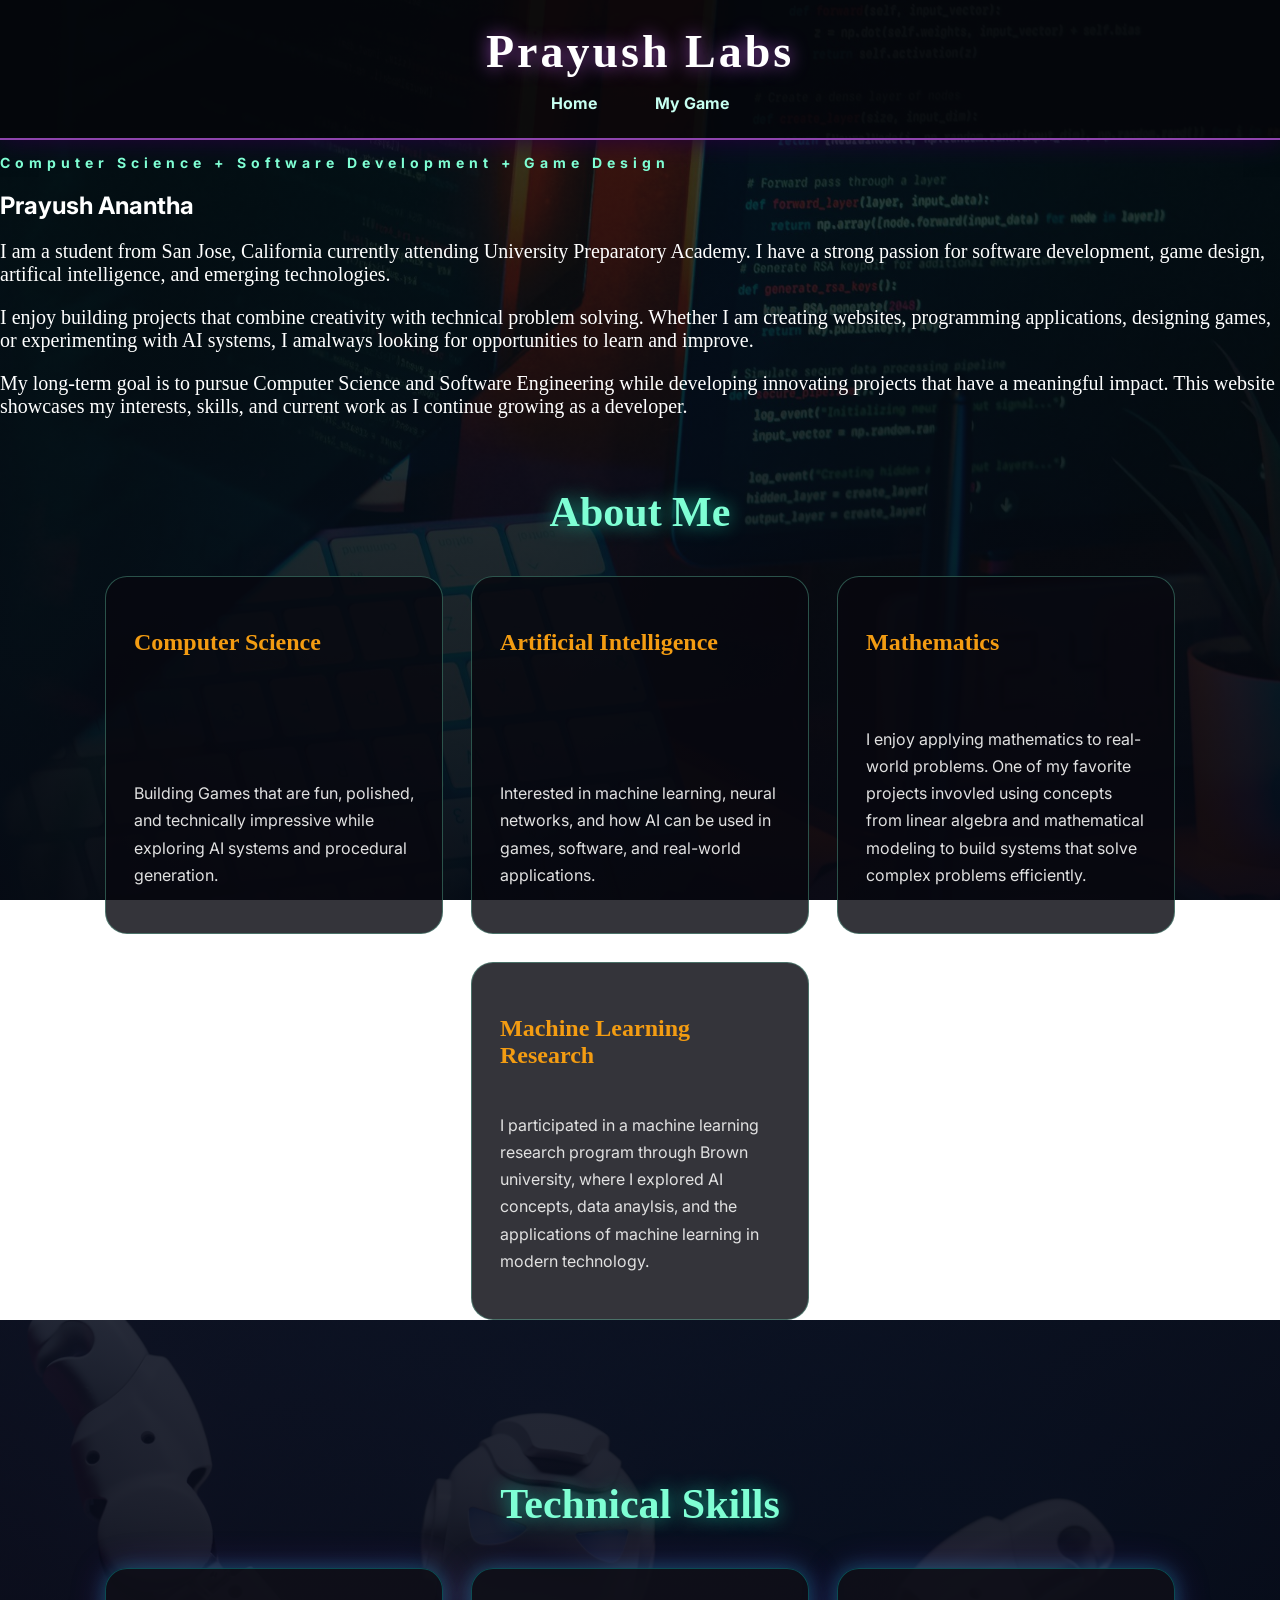
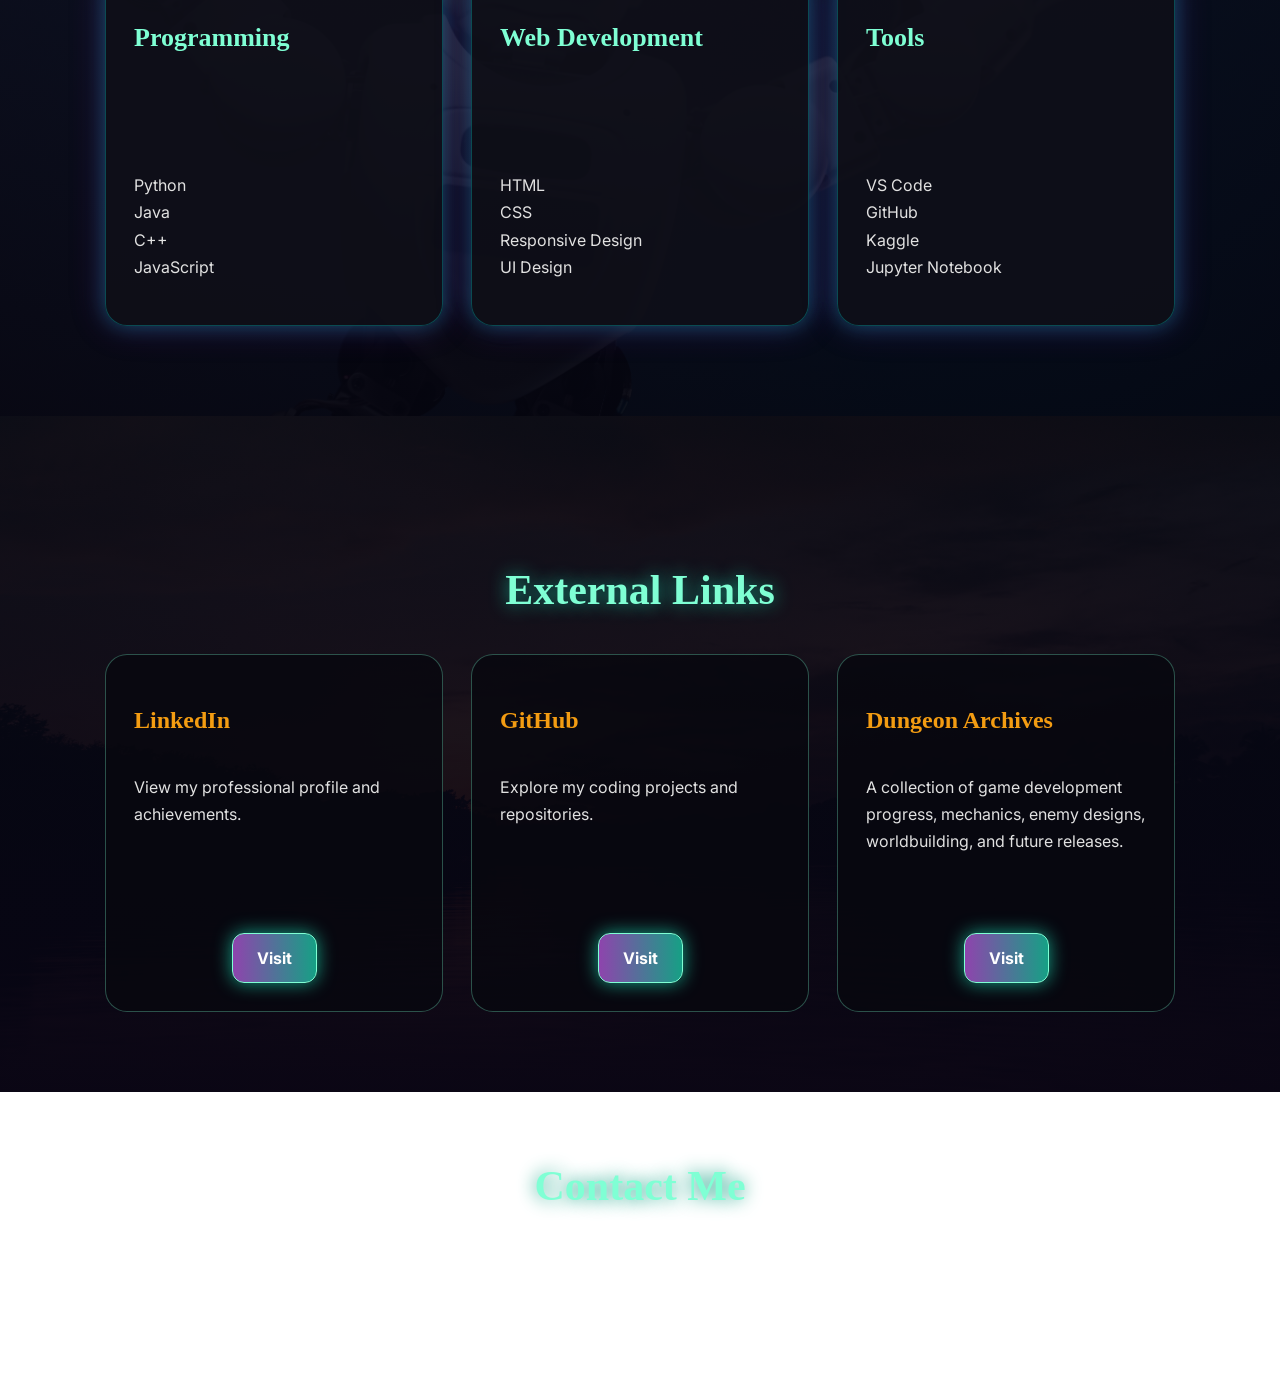
<file: index.html>
<!DOCTYPE html>
<html lang="en">

<head>
   <title>Prayush Labs</title>
   <link rel="stylesheet" href="style.css">
</head>

<body class="personal-page">
   <header class="personal-header">
      <h1>Prayush Labs</h1>

      <nav>
         <a href="index.html">Home</a>
         <a href="game.html">My Game</a>
      </nav>
   </header>

<main>
   <section class="personal-hero">
      <div class="personal-content">
         <p class="mini-title">Computer Science + Software Development + Game Design</p>
         <h2>Prayush Anantha</h2>
         <p class="personal-text">
            I am a student from San Jose, California currently attending University
            Preparatory Academy. I have a strong passion for software development,
            game design, artifical intelligence, and emerging technologies. 
         </p>

         <p class="personal-text">
            I enjoy building projects that combine creativity with technical 
            problem solving. Whether I am creating websites, programming applications,
            designing games, or experimenting with AI systems, I amalways looking
            for opportunities to learn and improve.
         </p>
         <p class="personal-text">
            My long-term goal is to pursue Computer Science and Software Engineering
            while developing innovating projects that have a meaningful impact. This website showcases my interests,
            skills, and current work as I continue growing as a developer. 
         </p>

            
      </div>
   </section>

   <section id="about" class="about-section">
      <h2 class="section-title">About Me</h2>

      <div class="feature-boxes">
         <div class="box">
            <h3>Computer Science</h3>
            <p>
               Building Games that are fun, polished, and technically impressive
               while exploring AI systems and procedural generation. 
            </p>
         </div>
                   
      <div class="box">
         <h3>Artificial Intelligence</h3>
         <p>
            Interested in machine learning, neural networks, and how AI can be 
            used in games, software, and real-world applications.
         </p>
      </div>

      <div class="box">
         <h3>Mathematics</h3>
         <p>
            I enjoy applying mathematics to real-world problems. One of my favorite
            projects invovled using concepts from linear algebra and mathematical
            modeling to build systems that solve complex problems efficiently. 
         </p>
      </div>

      <div class="box">
         <h3>Machine Learning Research</h3>
         <p>
            I participated in a machine learning research program through Brown
            university, where I explored AI concepts, data anaylsis, and the applications
            of machine learning in modern technology.
         </p>
      </div>
      </div>
   </section>

<section class="skills-section">
   <h2 class="section-title">Technical Skills</h2>
   <div class="feature-boxes">

      <div class="box">
         <h3>Programming</h3>
         <p>
            Python<br>
            Java<br>
            C++<br>
            JavaScript
         </p>
      </div>
      <div class="box">
         <h3>Web Development</h3>
         <p>
            HTML<br>
            CSS<br>
            Responsive Design<br>
            UI Design
         </p>
      </div>

      <div class="box">
         <h3>Tools</h3>
         <p>
            VS Code<br>
            GitHub<br>
            Kaggle<br>
            Jupyter Notebook
         </p>
      </div>
      
   </div>
</section>
<section class="external-section">
   <h2 class="section-title">External Links</h2>
   <div class="feature-boxes">

      <div class="box">
         <h3>LinkedIn</h3>
         <p>View my professional profile and achievements.</p>
         <a class="hero-button" href="#">Visit</a>
      </div>
      
      <div class="box">
         <h3>GitHub</h3>
         <p>Explore my coding projects and repositories.</p>
         <a class="hero-button" href="#">Visit</a>
      </div>

      <div class="box">
         <h3>Dungeon Archives</h3>
         <p>A collection of game development progress, mechanics, enemy designs,
         worldbuilding, and future releases. 
         </p>
         <a class="hero-button" href="#">Visit</a>
      </div>
   </div>
</section>

<section class="contact-section">
   <h2 class="section-title">Contact Me</h2>
   <div class="about-large-box">
      <p><strong>Email:</strong> prayush05@gmail.com</p>
      <p><strong>Location:</strong>San Jose, California</p>
      <p><strong>School:</strong> University Preparatory Academy</p>
      <p>
         Feel free to reach out regarding programming, game development,
         software projects, and future opportunities. 
      </p>
   </div>
</section>
</main>
</file>
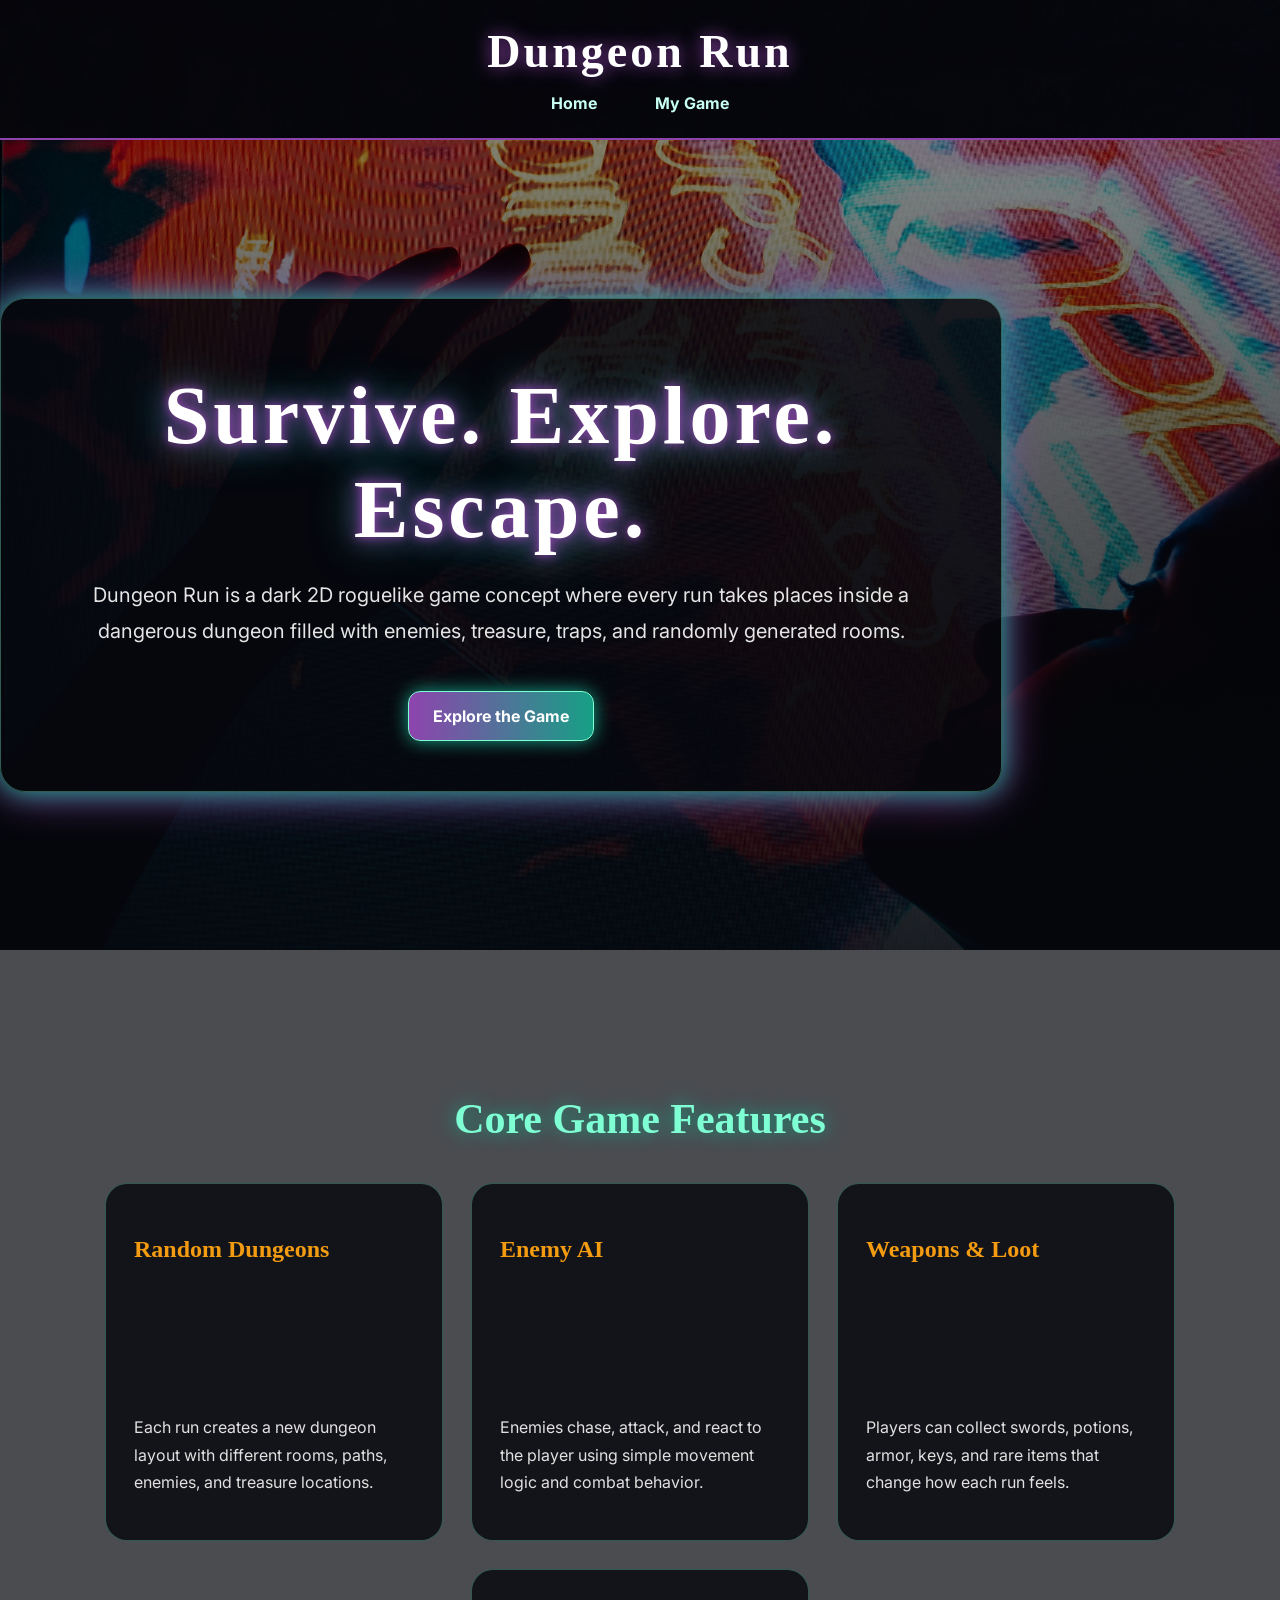
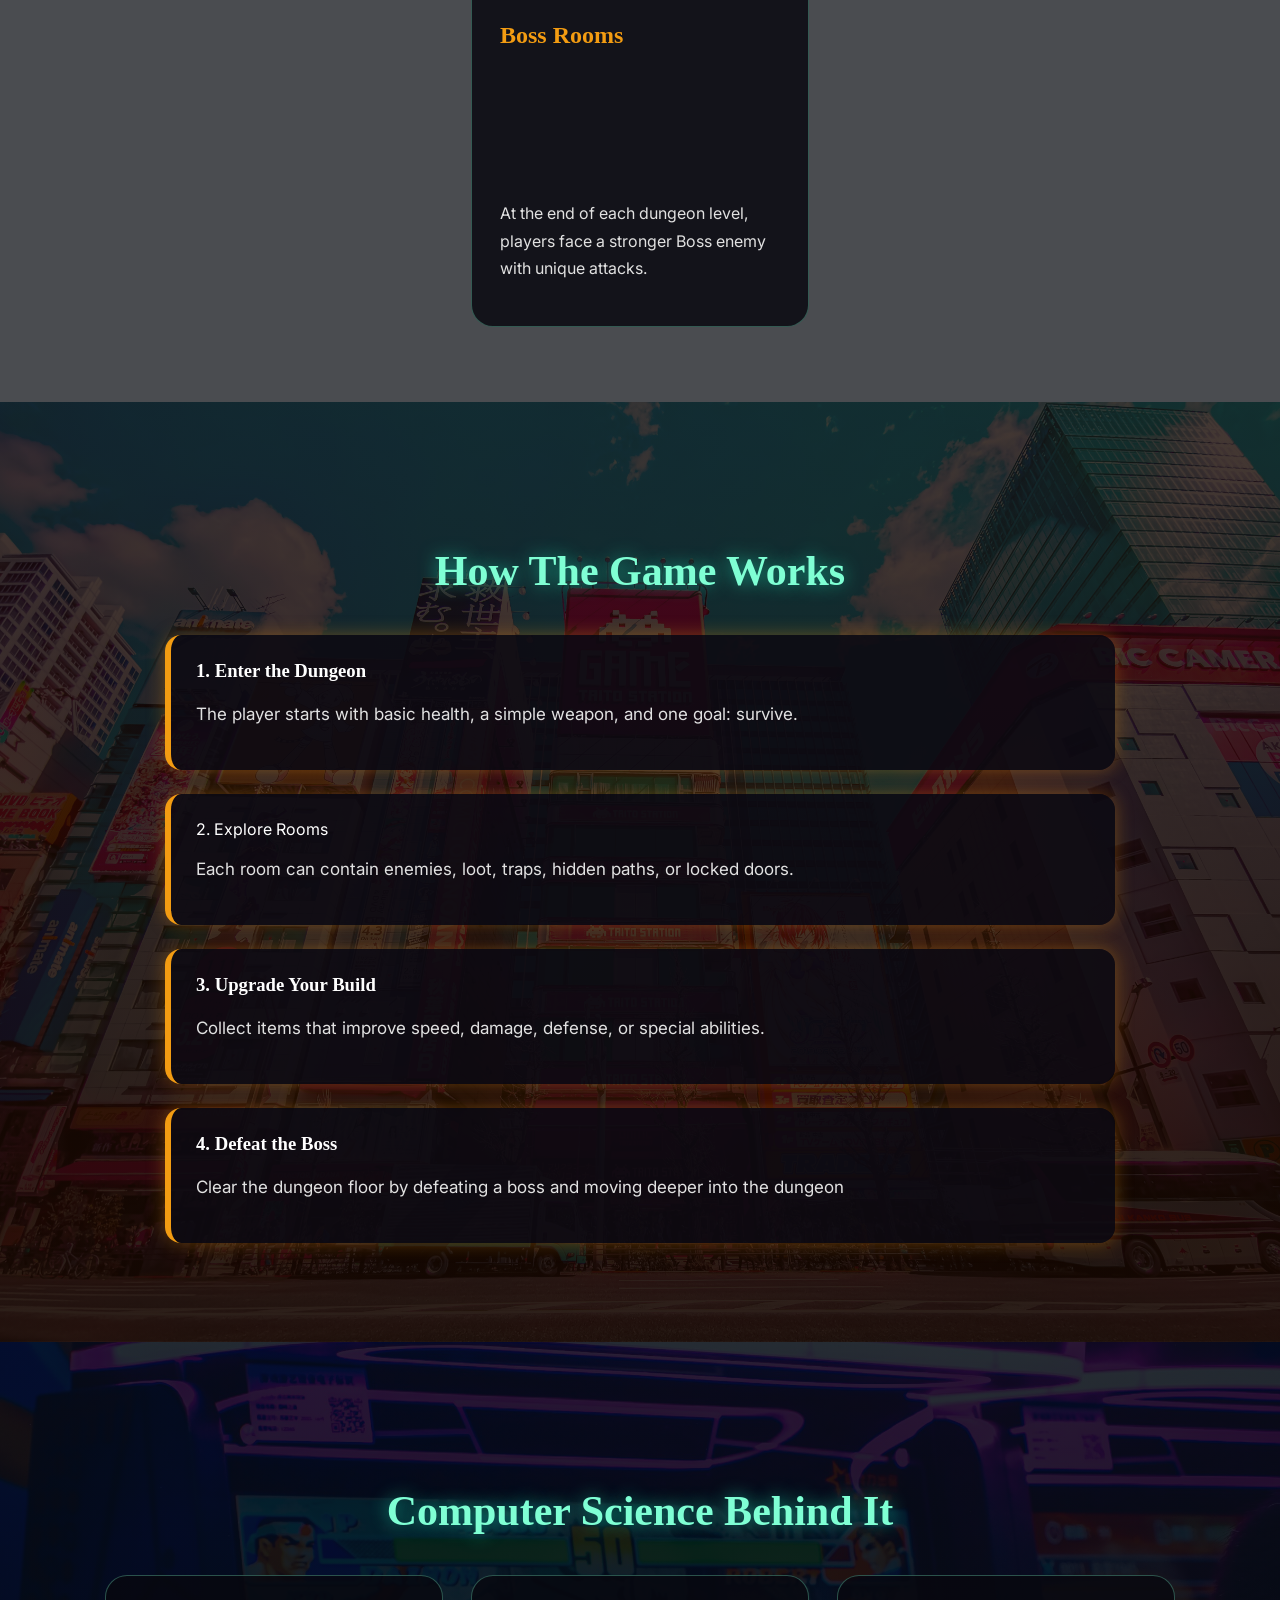
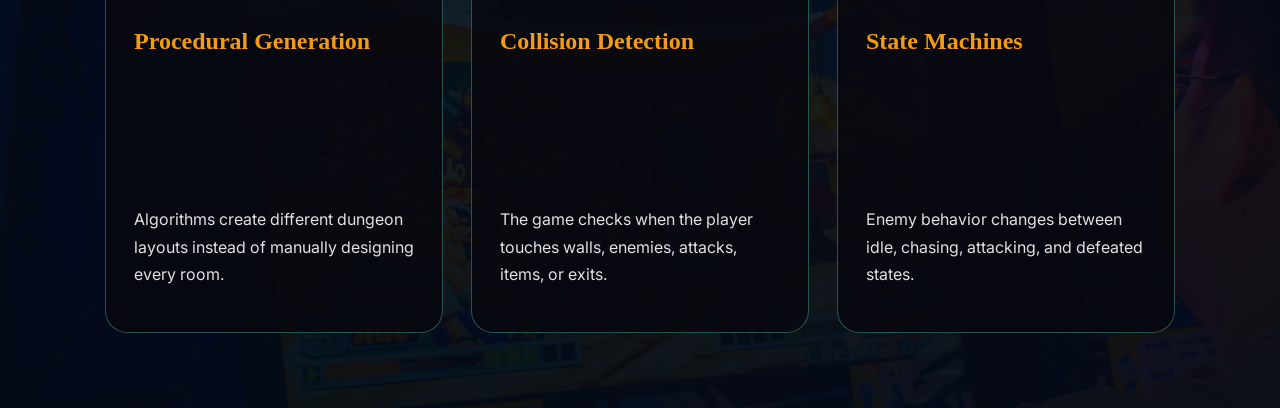
<file: game.html>
<!DOCTYPE html>
<html lang="en">

<head>
   <title>Dungeon Run</title>
   <link rel="stylesheet" href="style.css"
</head>

<body class="game-page">
   <header class="game-header">
      <h1>Dungeon Run</h1>

      <nav>
         <a href="index.html">Home</a>
         <a href="game.html">My Game</a>
      </nav>
   </header>

   <main>
      <section class="game-hero">
         <div class="game-overlay">
            <p class = "mini-title"ROGUELIKE DUNGEON GAME</p>
            
            <h2>Survive. Explore. Escape.</h2>

            <p>Dungeon Run is a dark 2D roguelike game concept where every run
               takes places inside a dangerous dungeon filled with enemies, treasure,
               traps, and randomly generated rooms.
            </p>

            <a href="#features" class="hero-button">Explore the Game</a>
      </section>

      <section id="features" class="dark-section">
         <h2 class="section-title">Core Game Features</h2>
         <div class="feature-boxes">
            <div class="box">
               <h3>Random Dungeons</h3>
               <p>
                  Each run creates a new dungeon layout with different rooms, 
                  paths, enemies, and treasure locations. 
               </p>
            </div>
            
            <div class="box">
               <h3>Enemy AI</h3>
               <p>Enemies chase, attack, and react to the player using simple
                  movement logic and combat behavior.
               </p>
            </div>

            <div class="box">
               <h3>Weapons & Loot</h3>
               <p>
                  Players can collect swords, potions, armor, keys, and rare
                  items that change how each run feels. 
               </p>
            </div>

            <div class="box">
               <h3>Boss Rooms</h3>
               <p>At the end of each dungeon level, players face a stronger Boss
                  enemy with unique attacks.
               </p>
            </div>

         </div>
         </section>
         <section class="gameplay-section">
            <h2 class="section-title">How The Game Works</h2>
            <div class="timeline">
               <div class="timeline-card">
                  <h3>1. Enter the Dungeon</h3>
                  <p>The player starts with basic health, a simple weapon, and
                     one goal: survive.
                  </p>
               </div>

               <div class="timeline-card"
               <h3>2. Explore Rooms</h3>
               <p>Each room can contain enemies, loot, traps, hidden paths, or
               locked doors.
               </p>
               </div>

               <div class="timeline-card">
                  <h3>3. Upgrade Your Build</h3>
                  <p>Collect items that improve speed, damage, defense, or 
                     special abilities. 
                  </p>
               </div>

               <div class="timeline-card">
                  <h3>4. Defeat the Boss</h3>
                  <p>Clear the dungeon floor by defeating a boss and moving 
                     deeper into the dungeon
                  </p>
               </div>
         </section>

         <section class="tech-section">
            <h2 class="section-title">Computer Science Behind It</h2>
            <div class="feature-boxes">
                <div class="box">
                    <h3>Procedural Generation</h3>
                    <p>
                        Algorithms create different dungeon layouts instead of manually
                        designing every room.
                    </p>
                </div>

                <div class="box">
                    <h3>Collision Detection</h3>
                    <p>
                        The game checks when the player touches walls, enemies,
                        attacks, items, or exits.
                    </p>
                </div>

                <div class="box">
                    <h3>State Machines</h3>
                    <p>
                        Enemy behavior changes between idle, chasing, attacking,
                        and defeated states.
                    </p>
                </div>

            </div>
        </section>

   </main>
</body>
</html>
</file>
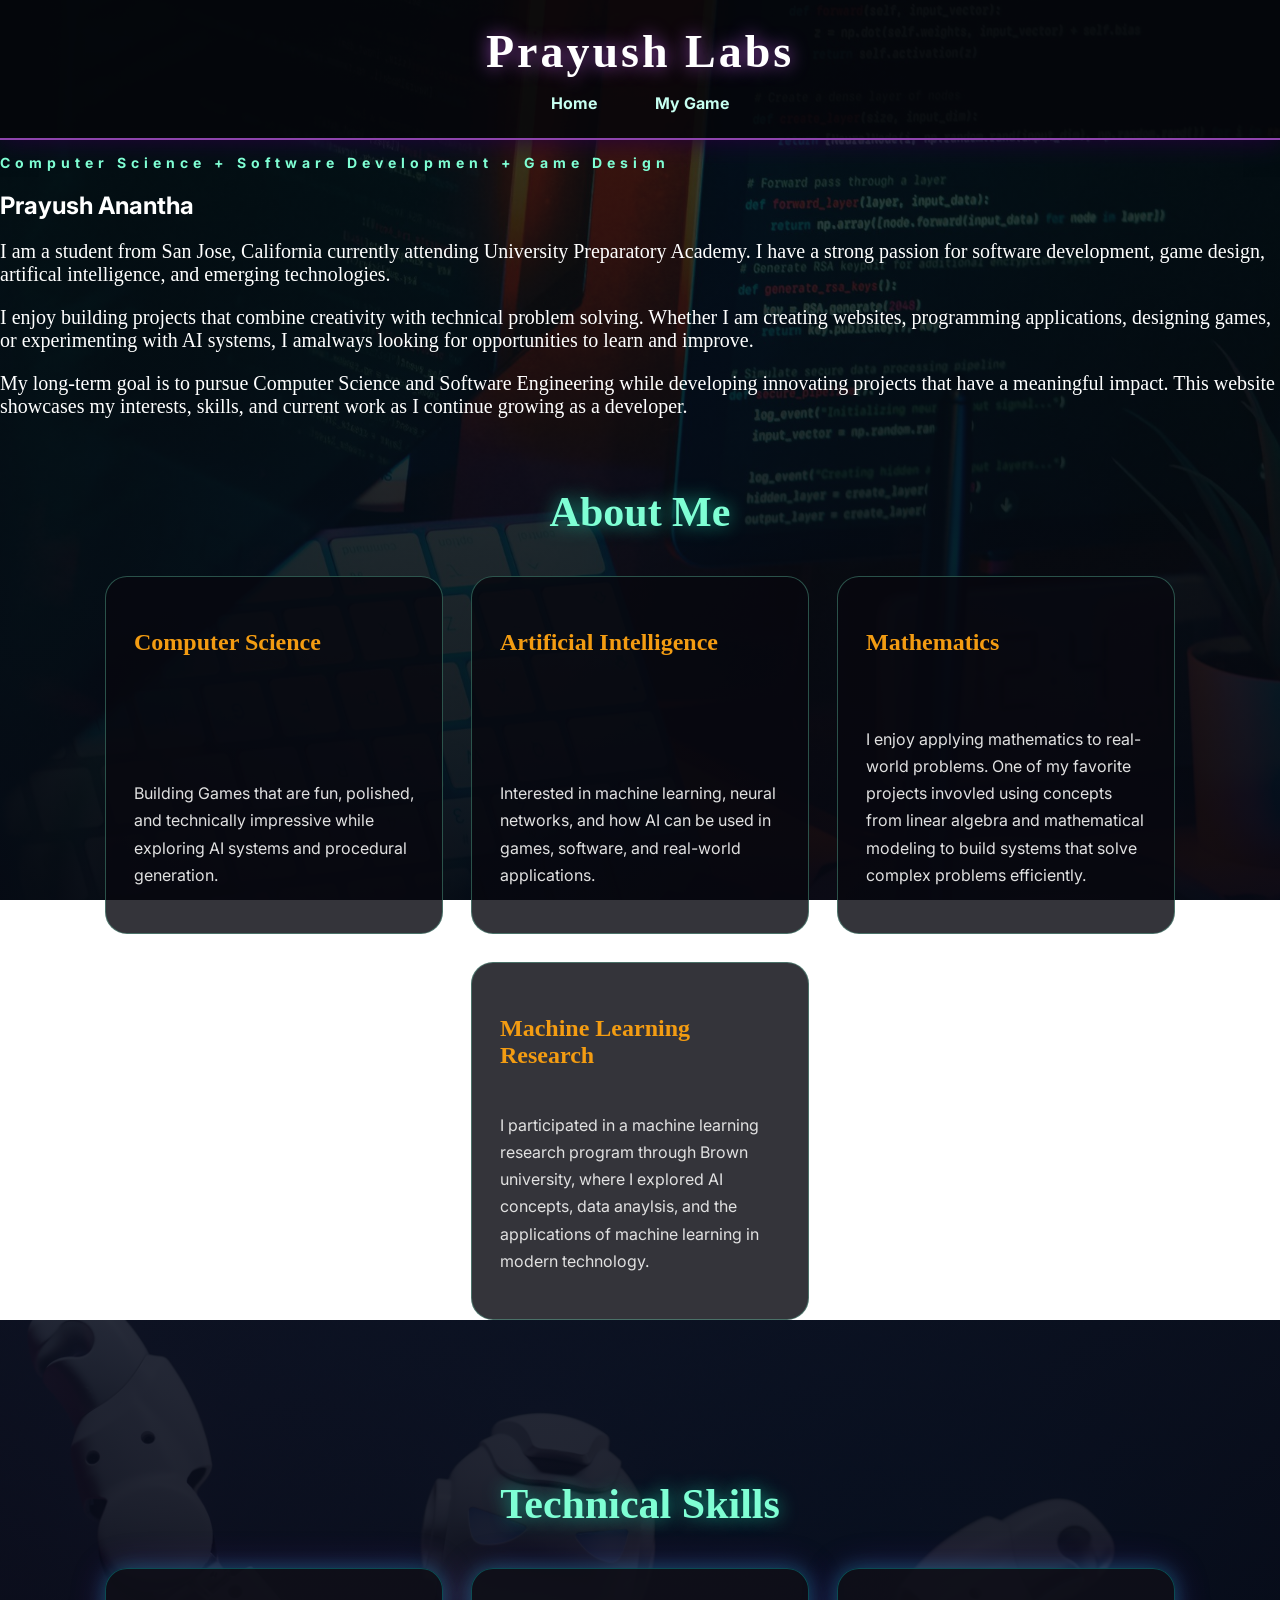
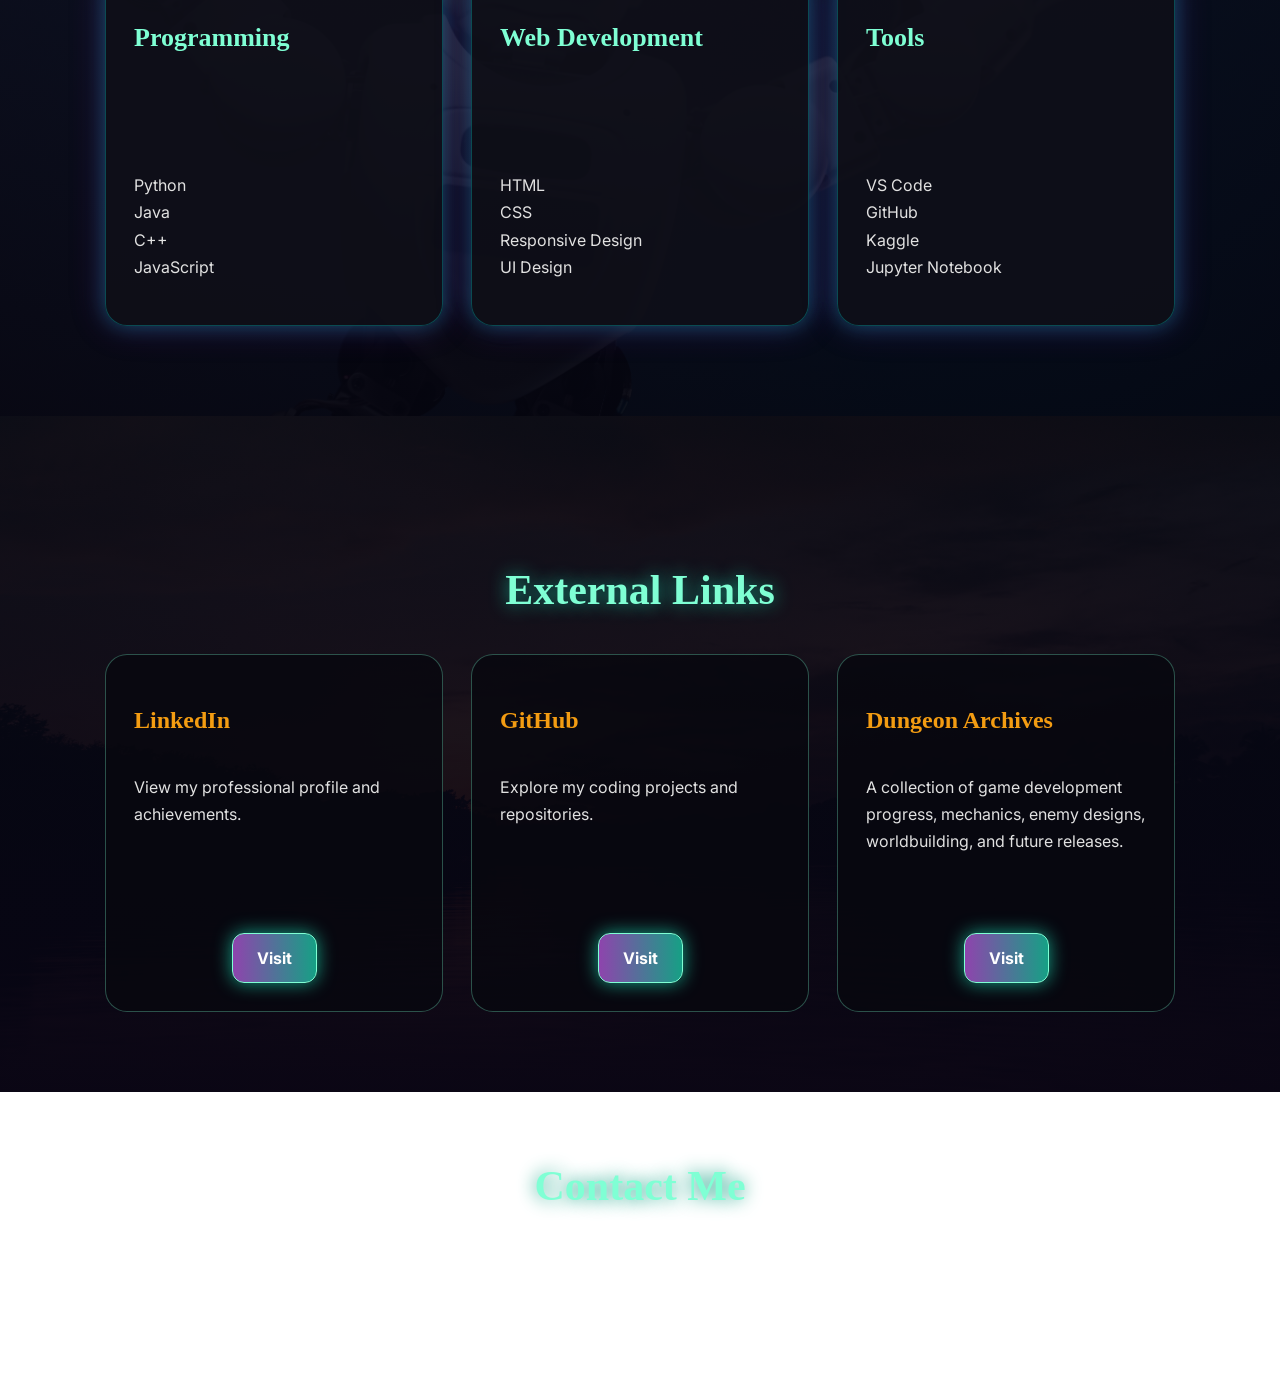
<file: personal.html>
<!DOCTYPE html>
<html lang="en">

<head>
   <title>Prayush Labs</title>
   <link rel="stylesheet" href="style.css">
</head>

<body class="personal-page">
   <header class="personal-header">
      <h1>Prayush Labs</h1>

      <nav>
         <a href="personal.html">Home</a>
         <a href="game.html">My Game</a>
      </nav>
   </header>

<main>
   <section class="personal-hero">
      <div class="personal-content">
         <p class="mini-title">Computer Science + Software Development + Game Design</p>
         <h2>Prayush Anantha</h2>
         <p class="personal-text">
            I am a student from San Jose, California currently attending University
            Preparatory Academy. I have a strong passion for software development,
            game design, artifical intelligence, and emerging technologies. 
         </p>

         <p class="personal-text">
            I enjoy building projects that combine creativity with technical 
            problem solving. Whether I am creating websites, programming applications,
            designing games, or experimenting with AI systems, I amalways looking
            for opportunities to learn and improve.
         </p>
         <p class="personal-text">
            My long-term goal is to pursue Computer Science and Software Engineering
            while developing innovating projects that have a meaningful impact. This website showcases my interests,
            skills, and current work as I continue growing as a developer. 
         </p>

            
      </div>
   </section>

   <section id="about" class="about-section">
      <h2 class="section-title">About Me</h2>

      <div class="feature-boxes">
         <div class="box">
            <h3>Computer Science</h3>
            <p>
               Building Games that are fun, polished, and technically impressive
               while exploring AI systems and procedural generation. 
            </p>
         </div>
                   
      <div class="box">
         <h3>Artificial Intelligence</h3>
         <p>
            Interested in machine learning, neural networks, and how AI can be 
            used in games, software, and real-world applications.
         </p>
      </div>

      <div class="box">
         <h3>Mathematics</h3>
         <p>
            I enjoy applying mathematics to real-world problems. One of my favorite
            projects invovled using concepts from linear algebra and mathematical
            modeling to build systems that solve complex problems efficiently. 
         </p>
      </div>

      <div class="box">
         <h3>Machine Learning Research</h3>
         <p>
            I participated in a machine learning research program through Brown
            university, where I explored AI concepts, data anaylsis, and the applications
            of machine learning in modern technology.
         </p>
      </div>
      </div>
   </section>

<section class="skills-section">
   <h2 class="section-title">Technical Skills</h2>
   <div class="feature-boxes">

      <div class="box">
         <h3>Programming</h3>
         <p>
            Python<br>
            Java<br>
            C++<br>
            JavaScript
         </p>
      </div>
      <div class="box">
         <h3>Web Development</h3>
         <p>
            HTML<br>
            CSS<br>
            Responsive Design<br>
            UI Design
         </p>
      </div>

      <div class="box">
         <h3>Tools</h3>
         <p>
            VS Code<br>
            GitHub<br>
            Kaggle<br>
            Jupyter Notebook
         </p>
      </div>
      
   </div>
</section>
<section class="external-section">
   <h2 class="section-title">External Links</h2>
   <div class="feature-boxes">

      <div class="box">
         <h3>LinkedIn</h3>
         <p>View my professional profile and achievements.</p>
         <a class="hero-button" href="#">Visit</a>
      </div>
      
      <div class="box">
         <h3>GitHub</h3>
         <p>Explore my coding projects and repositories.</p>
         <a class="hero-button" href="#">Visit</a>
      </div>

      <div class="box">
         <h3>Dungeon Archives</h3>
         <p>A collection of game development progress, mechanics, enemy designs,
         worldbuilding, and future releases. 
         </p>
         <a class="hero-button" href="#">Visit</a>
      </div>
   </div>
</section>

<section class="contact-section">
   <h2 class="section-title">Contact Me</h2>
   <div class="about-large-box">
      <p><strong>Email:</strong> prayush05@gmail.com</p>
      <p><strong>Location:</strong>San Jose, California</p>
      <p><strong>School:</strong> University Preparatory Academy</p>
      <p>
         Feel free to reach out regarding programming, game development,
         software projects, and future opportunities. 
      </p>
   </div>
</section>
</main>
</file>
<file: style.css>
@import url("htpps://fonts.googleapis.com/css2?family=Cinze1:wght@400;700;900&family=Inter:wght@300;400;500;600&display=swap");

body {
   margin: 0;
   font-family: 'Inter', sans-serif;
   color: white;
}


.personal-page {
   background:
   linear-gradient(rgba(3,12,18,0.75), rgba(6,8,18,0.95)),
   url(images/coding.jpg);
   background-size: cover;
   background-position: center;
   background-attachment: fixed;
}

.game-page {
   background:
   linear-gradient(rgba(5,7,13,0.85), rgba(6,8,18,0.95)),
url(images/image\ \(2\).jpg);
   background-size: cover;
   background-position: center;
   background-attachment: fixed;
}

header {
   background: rgba(5,5,10,0.85);
   padding: 25px;
   text-align: center;
   border-bottom: 2px solid #8e44ad;
   box-shadow: 0 0 25px #24003d;
}

header h1{
   margin: 0;
   font-family: 'Cinzel', serif;
   font-size: 46px;
   letter-spacing: 3px;
   text-shadow: 0 0 18px #8e44ad;
}

nav {
   margin-top: 15px;
}

nav a {
   color: #c7fff1;
   text-decoration: none;
   font-weight: bold;
   margin: 12px;
   padding: 9px 15px;
   border-radius: 8px;
}

nav a:hover {
   background-color: #8e44ad;
   color: white;
   box-shadow: 0 0 15px #8e44ad;
}

.game-hero {
   min-height: 90vh;
   background: linear-gradient(rgba(0,0,0,0.45), rgba(5,7,13,0.9)),
   url(images/dun2.jpg);
   background-size: cover;
   background-position: center;
   display: flex;
   align-items: center;
   position: relative;
}

.game-hero::before {
   content: "";
   position: absolute;
   inset: 0;
   background: radiel-graident(circle at 20% 30%, rgba(255,255,255,0.08), 
   transparent 30%), radiel-gradient(circle at 80% 60%, rgba(127,255,212,0.08)
   , transparent 35%);
   animation: fogMove 18s linear infinite alternate;
}

.game-overlay {
   max-width: 900px;
   padding: 50px;
   text-align: center;
   background: rgba(8,8,15,0.82);
   border: 1px solid rgba(127,255,212,0.35);
   border-radius: 25px;
   box-shadow:
   0 0 25px #16a085,
   0 0 45px #8e44ad;
   position: relative;
   z-index: 1;
}

.mini-title {
   color: #7fffd4;
   letter-spacing: 5px;
   font-weight: bold;
   font-size: 14px;
}

.game-overlay h2{
   font-family: 'Cinzel', serif;
   font-size: 82px;
   letter-spacing: 4px;
   margin: 15px 0;
   color: white;
   text-shadow:
   0 0 10px #8e44ad,
   0 0 25px #8e44ad,
   0 0 45px #16a085;
}

.game-overlay p {
   color: #e5e5e5;
   font-size: 20px;
   line-height: 1.8;
}

.hero-button {
   display: inline-block;
   margin-top: 22px;
   background: linear-gradient(90deg, #8e44ad, #16a085);
   color: white;
   text-decoration: none;
   padding: 14px 24px;
   border-radius: 12px;
   font-weight: bold;
   border: 1px solid #7fffd4;
   box-shadow: 0 0 18px #16a085;
}

.hero-button:hover {
   background: linear-gradient(90deg, #16a085, #f39c12);
   color: black;
}

.dark-section,
.gameplay-section,
.tech-section {
   padding: 75px 30px;
   background: rgba(5,7,13,0.72);
   backdrop-filter: blur(4px);
}

.gameplay-section {
   background: linear-gradient(rgba(22, 8, 2, 0.8), rgba(22,8,2,0.9)),
   url(images/dungeon3.jpg);
   background-size: cover;
   background-position: center;
}

.tech-section {
   background: linear-gradient(rgba(4,10,18,0.85), rgba(4,10,18,0.95)),
   url(images/dungeon4.jpg);
   background-size: cover;
   background-position: center;
}

.section-title {
   font-family: 'Cinzel', serif;
   text-align: center;
   color: #7fffd4;
   font-size: 42px;
   margin-bottom: 40px;
   text-shadow: 0 0 18px #16a085;
}

.feature-boxes {
   display: flex;
   justify-content: center;
   flex-wrap: wrap;
   gap: 28px;
}

.box {
   background: rgba(8,8,15,0.82);
   border: 1px solid rgba(127,255,212,0.3);
   border-radius: 22px;
   padding: 28px;
   width: 280px;

   display: flex;
   flex-direction: column;
   justify-content: space-between;

   min-height: 300px;

   transition: transform 0.25s ease, box-shadow 0.25s ease;
   will-change: transform;
   
   overflow: hidden;
   transform: translateZ(0);
   backface-visibility: hidden;
}


.box .hero-button {
   margin-top: auto;
   align-self: center; 
}

.box::before {
   content: "";
   position: absolute;
   top: 0;
   left: -100%;
   width: 100%;
   height: 100%;
   background:
   linear-gradient(120deg,transparent,rgba(255,255,255,0.15),transparent);
   transition: 0.5s;
}

.box:hover::before {
   left: 100%;
}

.box:hover {
   transform: none;
   box-shadow:
   0 0 16px rgba(22,160,133,0.7),
   0 0 26px  rgba(142,68,173,0.55);
}

.box h3 {
   font-family: 'Cinzel', serif;
   color: #f39c12;
   font-size: 24px;
}

.box p {
   color: #e1e1e1;
   line-height: 1.7;
}

.timeline {
   max-width: 950px;
   margin: auto;
}

.timeline-card {
   background: rgba(12,10,18,0.86);
   border-left: 6px solid #f39c12;
   padding: 25px;
   margin: 24px 0;
   border-radius: 16px;
   box-shadow: 0 0 18px rgba(243,156,18,0.35);
   transition: 0.3s;
}

.timeline-card:hover {
   transform: translateX(10px);
   box-shadow:
   0 0 22px #f39c12,
   0 0 35px #8e44ad;
}

.timeline-card h3{
   font-family: 'Cinzel', serif;
   color: f39c12;
   margin-top: 0;
}

.timeline-card p{
   color: #e1e1e1;
   font-size: 17px;
   line-height: 1.6;
}

.skills-section{
   padding: 90px 30px;
   background:
   linear-gradient(rgba(10,15,30,0.88), rgbA(5,5,15,0.95)),
   url(images/okay.jpg);
   background-size: cover;
   background-position: center;
}

.skills-section .box {
   background: rgba(15, 15, 25, 0.88);
   border: 1px solid rgba(0,255,255,0.25);
   box-shadow:
   0 0 20px rgba(0,255,255,0.25),
   0 0 35px rgba(138,43,226,0.25);
}

.skills-section .box h3{
   color: #7fffd4;
   font-size: 26px;
}

.skills-section .box:hover {
   transform: translateY(-12px) scale(1.04);
   box-shadow:inset0 0 25px #00ffff,
   0 0 45px #8e44ad;
}

.section-title {
   margin-top: 70px;
}

.personal-card {
   max-width: 800px;

   margin: 0;
   padding: 0;

   text-align: left;

   background: transparent;
   border:none;
   box-shadow: none;
}
.personal-text {
   font-family: 'Comorant Garamond', serif;
   font-size: 20px;
}

.personal-card h2 {
   font-family: 'Playfair Display', serif;
   font-size: 90px;
   margin-bottom: 20px;
   color: white;
   text-shadow:
   0 0 15px #16a085,
   0 0 35px #8e44ad;
}

.personal-card p {
   color: #e5e5e5;
   font-size: 20px;
   line-height: 1.8;
}

.personal-section {
   padding: 75px 30px;
   background:
   linear-gradient(rgba(5,7,13,0.85), rgba(5,7,13,0.95)),
   url(images/coding.jpg);
   background-size: cover;
}

.personal-skills {
   padding: 75px 30px;
   background:
   linear-graident(rgba(10,5,20,0.88), rgba(10,5,20,0.96)),
   url(images/robot.jpg);
   background-size: cover;
   background-position: center;
}

.skills-grid {
   display: flex;
   justify-content: center;
   flex-wrap: wrap;
   gap: 18px
}

.skills-grid div {
   background: rgba(8,8,15,0.85);
   border: 1px solid rgba(127,255,212,0.35);
   border-radius: 14px;
   padding: 18px 28px;
   font-weight: bold;
   color: #7fffd4;
   box-shadow: 0 0 15px rgba(22,160,133,0.4);
   transition: 0.3s
}

.skills-grid div:hover {
   transform: scale(1.08);
   color: #f39c12;
   box-shadow:
   0 0 20px #16a085,
   0 0 35px #8e44ad;

}

footer {
   background: rgba(5,5,10,0.9);
   color: #7fffd4;
   text-align: center;
   padding: 22px;
   border-top: 2px solid #8e44ad;
}

.external-section {
   padding: 80px 30px;
   background:
   linear-gradient(rgba(5,10,20,0.88), rgba(8,5,20,0.96)),
   url(images/sunset.jpg);
   background-size: cover;
   background-position: center;
}

contact-section {
   padding: 80px 30px;
   background:
   linear-gradient(rgba(5,5,15,0.9),rgba(5,5,20,0.96));
}

@media (max-width: 768px) {
   .game-overlay h2 {
      font-size: 42px;
   }

   .game-overlay {
      margin: 20px;
      padding: 30px;
   }

   .feature-boxes {
      flex-direction: column;
      align-items: center;
   }

   .box {
      width: 85%;
   }
}
</file>
